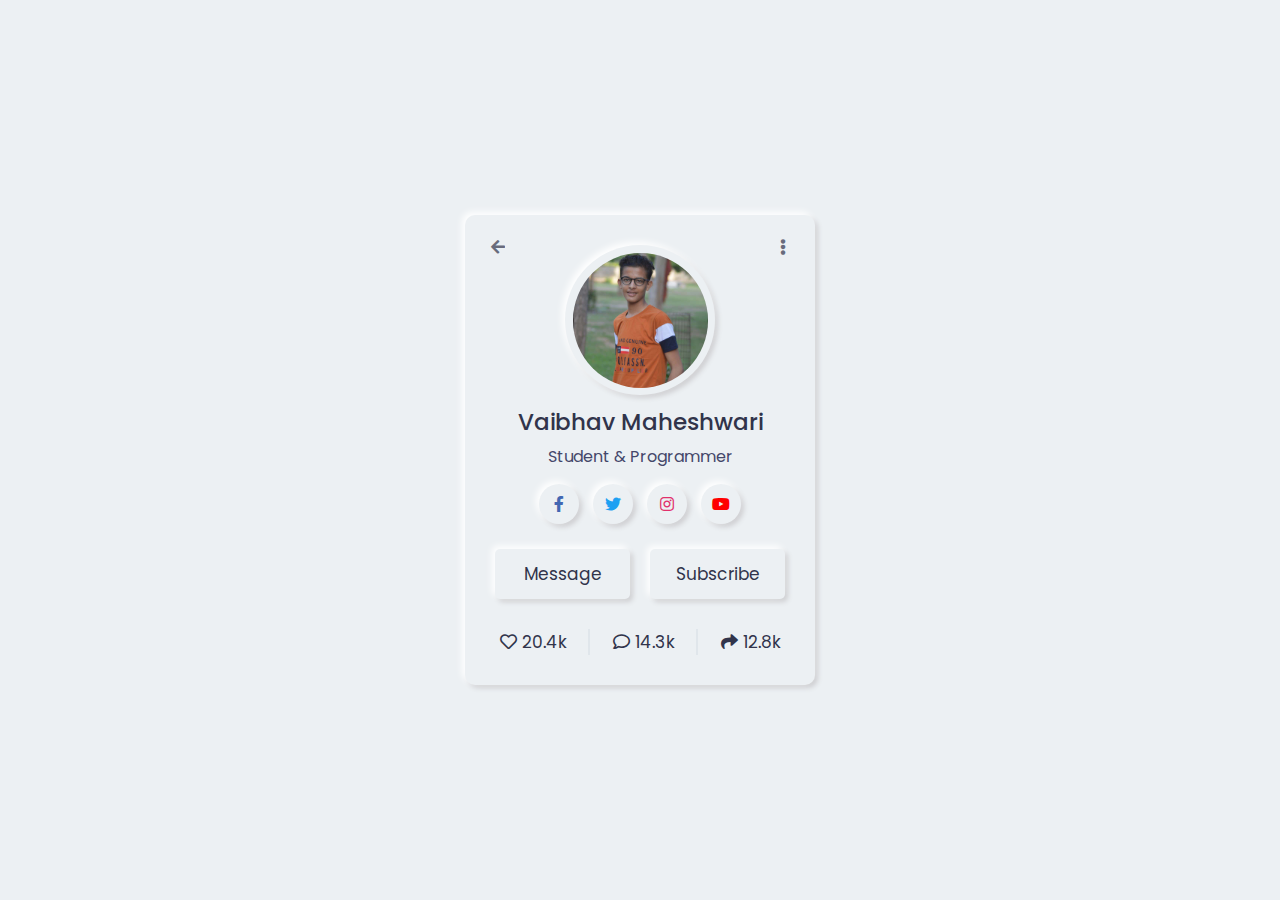
<file: file/Projects/card/index.html>
<!DOCTYPE html>
<!-- Created By Vaibhav Maheshwari -->
<html lang="en">
<head>
    <meta charset="UTF-8">
    <title>Neumorphism Profile Card | CodingNepal</title>
    <link rel="stylesheet" href="style.css">
    <link rel="stylesheet" href="https://cdnjs.cloudflare.com/ajax/libs/font-awesome/5.15.3/css/all.min.css"/>
</head>
<body>
  <div class="wrapper">
    <div class="img-area">
      <div class="inner-area">
        <img src="profile.jpg" alt="Vaibhav">
      </div>
    </div>
    <div onclick="history.back()" class="icon arrow"><i class="fas fa-arrow-left"></i></div>
    <div class="icon dots"><i class="fas fa-ellipsis-v"></i></div>
    <div class="name">Vaibhav Maheshwari</div>
    <div class="about">Student & Programmer</div>
    <div class="social-icons">
      <a href="#" onclick=" window.open('https://www.facebook.com/vaibhav.maheshwari.5220','_blank')" class="fb"><i class="fab fa-facebook-f"></i></a>
      <a href="#" onclick=" window.open('https://twitter.com/MrVaibhav0425','_blank')" class="twitter"><i class="fab fa-twitter"></i></a>
      <a href="#" onclick=" window.open('https://instagram.com/the.vaibhav.maheshwari','_blank')" class="insta"><i class="fab fa-instagram"></i></a>
      <a href="#" onclick=" window.open('https://www.youtube.com/channel/UCVgVFZCMR_EgpOd-qoo184w','_blank')" class="yt"><i class="fab fa-youtube"></i></a>
    </div>
    <div class="buttons">
      <button onclick=" window.open('https://instagram.com/the.vaibhav.maheshwari','_blank')" >Message</button>
      <button>Subscribe</button>
    </div>
    <div class="social-share">
      <div class="row">
        <i class="far fa-heart"></i>
        <i class="icon-2 fas fa-heart"></i>
        <span>20.4k</span>
      </div>
      <div class="row">
        <i class="far fa-comment"></i>
        <i class="icon-2 fas fa-comment"></i>
        <span>14.3k</span>
      </div>
      <div class="row">
        <i class="fas fa-share"></i>
        <span>12.8k</span>
      </div>
    </div>
  </div>
</body>
</html>
</file>
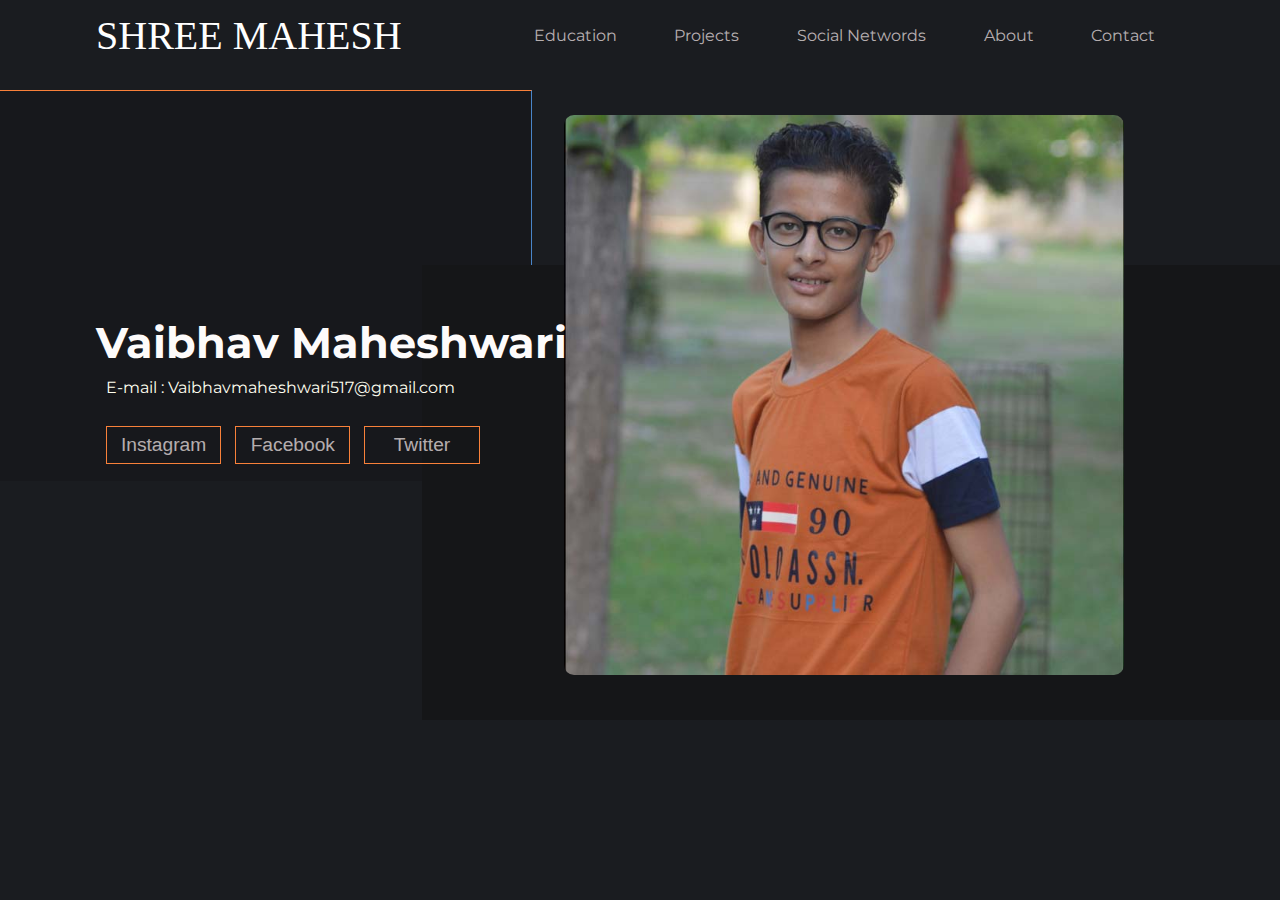
<file: file/contact.html>
<!DOCTYPE html>
<html lang="en">


<head>
    <meta charset="UTF-8">
    <meta name="viewport" content="width=device-width, initial-scale=1.0">
    <title>Portfolio Website</title>
    <link rel="stylesheet" href="./css/stylecontact.css">
    <link rel="stylesheet" href="https://cdnjs.cloudflare.com/ajax/libs/font-awesome/5.15.3/css/all.min.css">
</head>


<body>
    <header class="nav center">
        <p class="logo"><a href="#">SHREE MAHESH</a></p>
        <input type="checkbox" name="" class="checkBtn"/>
        <ol class="center">
        
            <a href="./education.html"><li>Education</li></a>
            
            <a href="./projects.html"><li>Projects</li></a>
            
            <a href="social.html"><li>Social Networds</li></a>

            <a href="./about.html"><li>About</li></a>

            <a href="./contact.html"><li>Contact</li></a>
        
        </ol>
    </header>
    <section class="main">
        <div class="box">
            <h1>Vaibhav Maheshwari</h1>
            <p><a class="email" href="https://mail.google.com/mail/u/0/#inbox?compose=DmwnWrRpfDVVWgFDNMnBtSvfgWnkMFrxLnnCPrGGWzlcxsnknkmRSFBfnLPJVlngcPbsrGWqGZRQ" target="_blank">E-mail :  Vaibhavmaheshwari517@gmail.com</a></p>
            <button class="insta" onclick=" window.open('https://instagram.com/the.vaibhav.maheshwari','_blank')" >Instagram</button>
            <button class="fb" onclick=" window.open('https://www.facebook.com/vaibhav.maheshwari.5220','_blank')" >Facebook</button>
            <button class="twitter" onclick=" window.open('https://twitter.com/MrVaibhav0425','_blank')" >Twitter</button>
        </div>
        <img src="profile.jpg" href="./profile.jpg" alt="Vaibhav Maheshwari">
    </section>
</body>
</file>
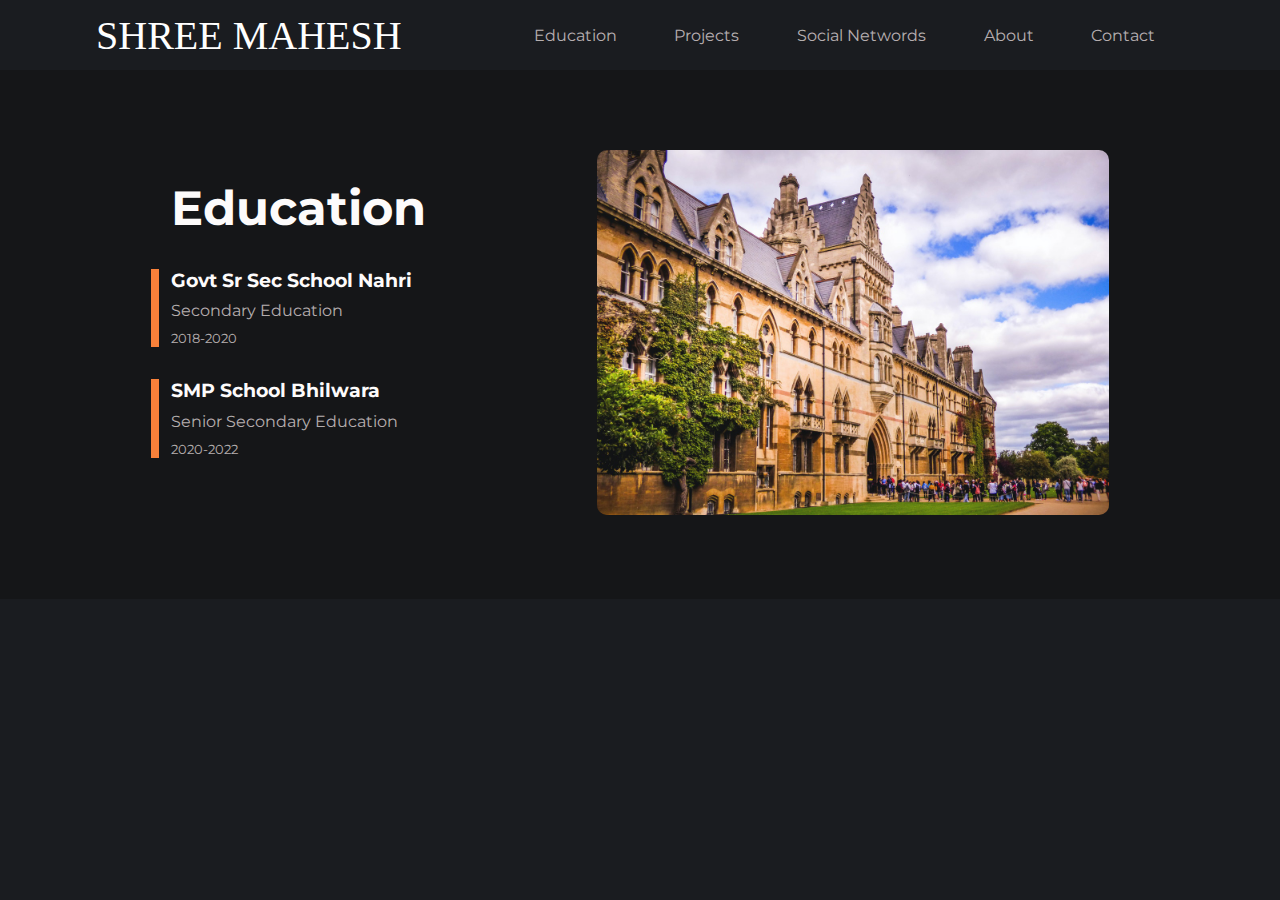
<file: file/education.html>
<!DOCTYPE html>

<html lang="en">

<head>
    <meta charset="UTF-8">
    <meta name="viewport" content="width=device-width, initial-scale=1.0">
    <title>Portfolio Website</title>
    <link rel="stylesheet" href="./css/stylecontact.css">
    <link rel="stylesheet" href="https://cdnjs.cloudflare.com/ajax/libs/font-awesome/5.15.3/css/all.min.css">
</head>


<body>
<header class="nav center">
        <p class="logo"><a href="#">SHREE MAHESH</a></p>
        <input type="checkbox" name="" class="checkBtn"/>
        <ol class="center">
        
            <a href="./education.html"><li>Education</li></a>
            
            <a href="./projects.html"><li>Projects</li></a>
            
            <a href="social.html"><li>Social Networds</li></a>

            <a href="./about.html"><li>About</li></a>

            <a href="./contact.html"><li>Contact</li></a>
        
        </ol>
</header>

<div class="education center">
        <div class="left_box">
            <h1 class="heading">Education</h1>
            <div class="container">
                <h3>Govt Sr Sec School Nahri</h3>
                <p>Secondary Education</p>
                <small>2018-2020</small>
            </div>
            <div class="container">
                <h3>SMP School Bhilwara</h3>
                <p>Senior Secondary Education</p>
                <small>2020-2022</small>
            </div>
        </div>
        <div class="right_box">
            <img class="university" src="university.jpg" alt="university.jpg">
        </div>
    </div>

</body>
</file>
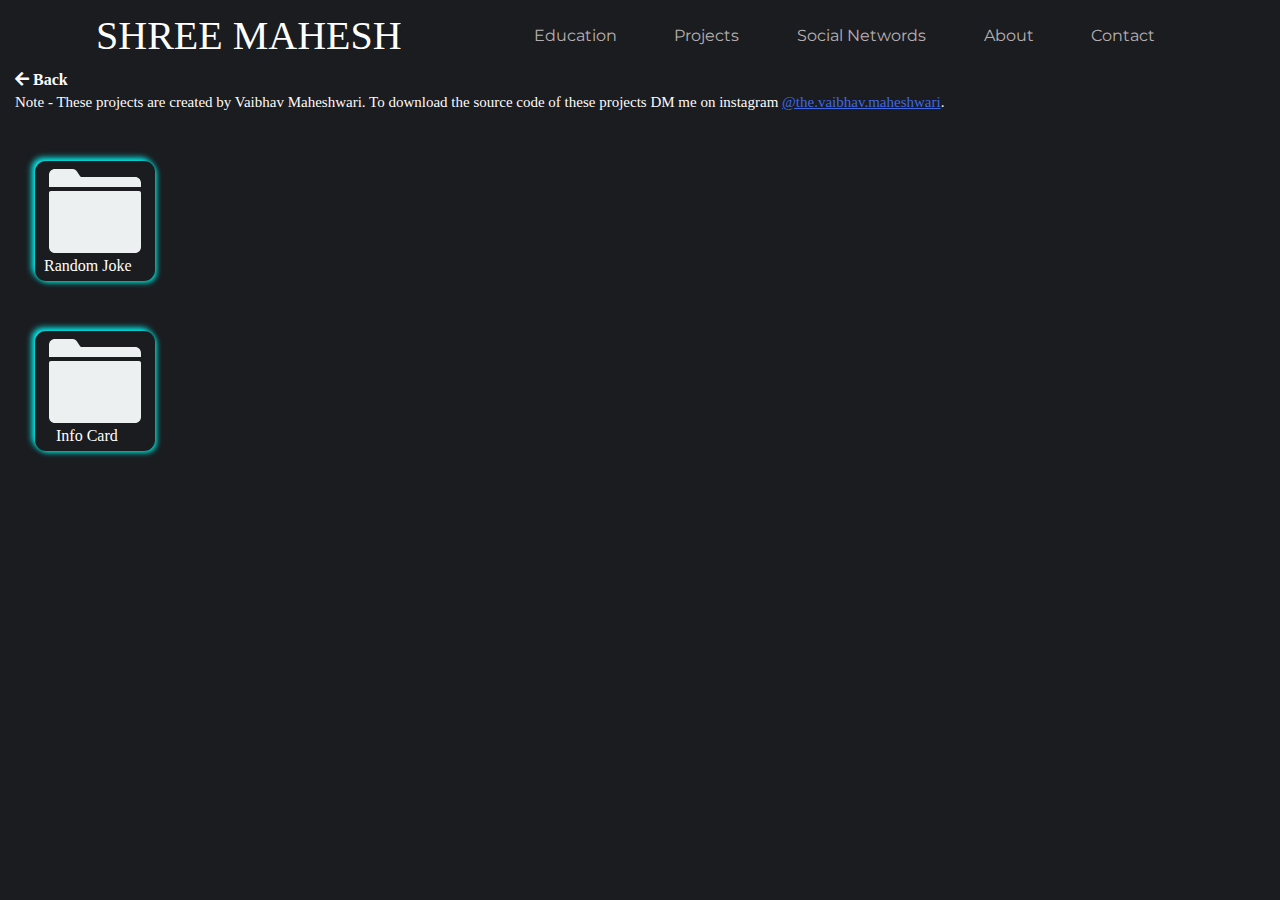
<file: file/projects.html>
<!DOCTYPE html>

<html>

<head>
	<meta charset="UTF-8">
	<meta charset="utf-8">
	<title>File Manager</title>
	<link rel="stylesheet" href="./css/projects.css">
	<link rel="stylesheet" href="https://cdnjs.cloudflare.com/ajax/libs/font-awesome/5.15.3/css/all.min.css"/>
</head>

<body>
	<header class="nav center">
		
		
        <p class="logo"><a href="#">SHREE MAHESH</a></p>
        <input type="checkbox" name="" class="checkBtn"/>
        <ol class="center">
        
            <a href="./education.html"><li>Education</li></a>
            
            <a href="./projects.html"><li>Projects</li></a>
            
            <a href="social.html"><li>Social Networds</li></a>

            <a href="./about.html"><li>About</li></a>

            <a href="./contact.html"><li>Contact</li></a>
        
        </ol>
    </header>
        <section> 
        	<div class="wrapper">
		<div onclick="history.back()" class="icon arrow"><i class="fas fa-arrow-left">  Back</i></div>
        
        <p class="des">Note - These projects are created by Vaibhav Maheshwari. To download the source code of these projects DM me on instagram <a class="instalink" href="https://www.instagram.com/the.vaibhav.maheshwari" target="_blank">@the.vaibhav.maheshwari</a>.</p>

	</div>

	<div onclick="./Projects/joke/about.html" class="ranfile">
		<a href="./Projects/joke/about.html">
			<svg xmlns="http://www.w3.org/2000/svg" x="0px" y="0px"
width="100" height="100"
viewBox="0 0 172 172"
style=" fill:#000000;"><g fill="none" fill-rule="nonzero" stroke="none" stroke-width="1" stroke-linecap="butt" stroke-linejoin="miter" stroke-miterlimit="10" stroke-dasharray="" stroke-dashoffset="0" font-family="none" font-weight="none" font-size="none" text-anchor="none" style="mix-blend-mode: normal"><path d="M0,172v-172h172v172z" fill="none"></path><g id="original-icon" fill="#ecf0f1"><path d="M154.8,27.52h-92.88c-1.032,-0.344 -3.096,-3.44 -4.128,-5.16c-2.408,-4.128 -5.16,-8.6 -9.632,-8.6h-30.96c-5.848,0 -10.32,4.472 -10.32,10.32v20.64h3.44h151.36h3.44v-6.88c0,-5.848 -4.472,-10.32 -10.32,-10.32zM161.68,51.6h-151.36c-2.064,0 -3.44,1.376 -3.44,3.44v92.88c0,5.848 4.472,10.32 10.32,10.32h137.6c5.848,0 10.32,-4.472 10.32,-10.32v-92.88c0,-2.064 -1.376,-3.44 -3.44,-3.44z"></path></g></g></svg>
		</a>
	</div>
	
	<a class="ran joke" href="./Projects/joke/about.html" > Random Joke </a>
	
	<div class="cardfile">
		<a href="./Projects/card/index.html">
			<svg xmlns="http://www.w3.org/2000/svg" x="0px" y="0px"
width="100" height="100"
viewBox="0 0 172 172"
style=" fill:#000000;"><g fill="none" fill-rule="nonzero" stroke="none" stroke-width="1" stroke-linecap="butt" stroke-linejoin="miter" stroke-miterlimit="10" stroke-dasharray="" stroke-dashoffset="0" font-family="none" font-weight="none" font-size="none" text-anchor="none" style="mix-blend-mode: normal"><path d="M0,172v-172h172v172z" fill="none"></path><g id="original-icon" fill="#ecf0f1"><path d="M154.8,27.52h-92.88c-1.032,-0.344 -3.096,-3.44 -4.128,-5.16c-2.408,-4.128 -5.16,-8.6 -9.632,-8.6h-30.96c-5.848,0 -10.32,4.472 -10.32,10.32v20.64h3.44h151.36h3.44v-6.88c0,-5.848 -4.472,-10.32 -10.32,-10.32zM161.68,51.6h-151.36c-2.064,0 -3.44,1.376 -3.44,3.44v92.88c0,5.848 4.472,10.32 10.32,10.32h137.6c5.848,0 10.32,-4.472 10.32,-10.32v-92.88c0,-2.064 -1.376,-3.44 -3.44,-3.44z"></path></g></g></svg>
		</a>		
	</div>
	
	<a class="card" href="./Projects/card/index.html" > Info Card </a>

</section>

</body>
</html>
</file>
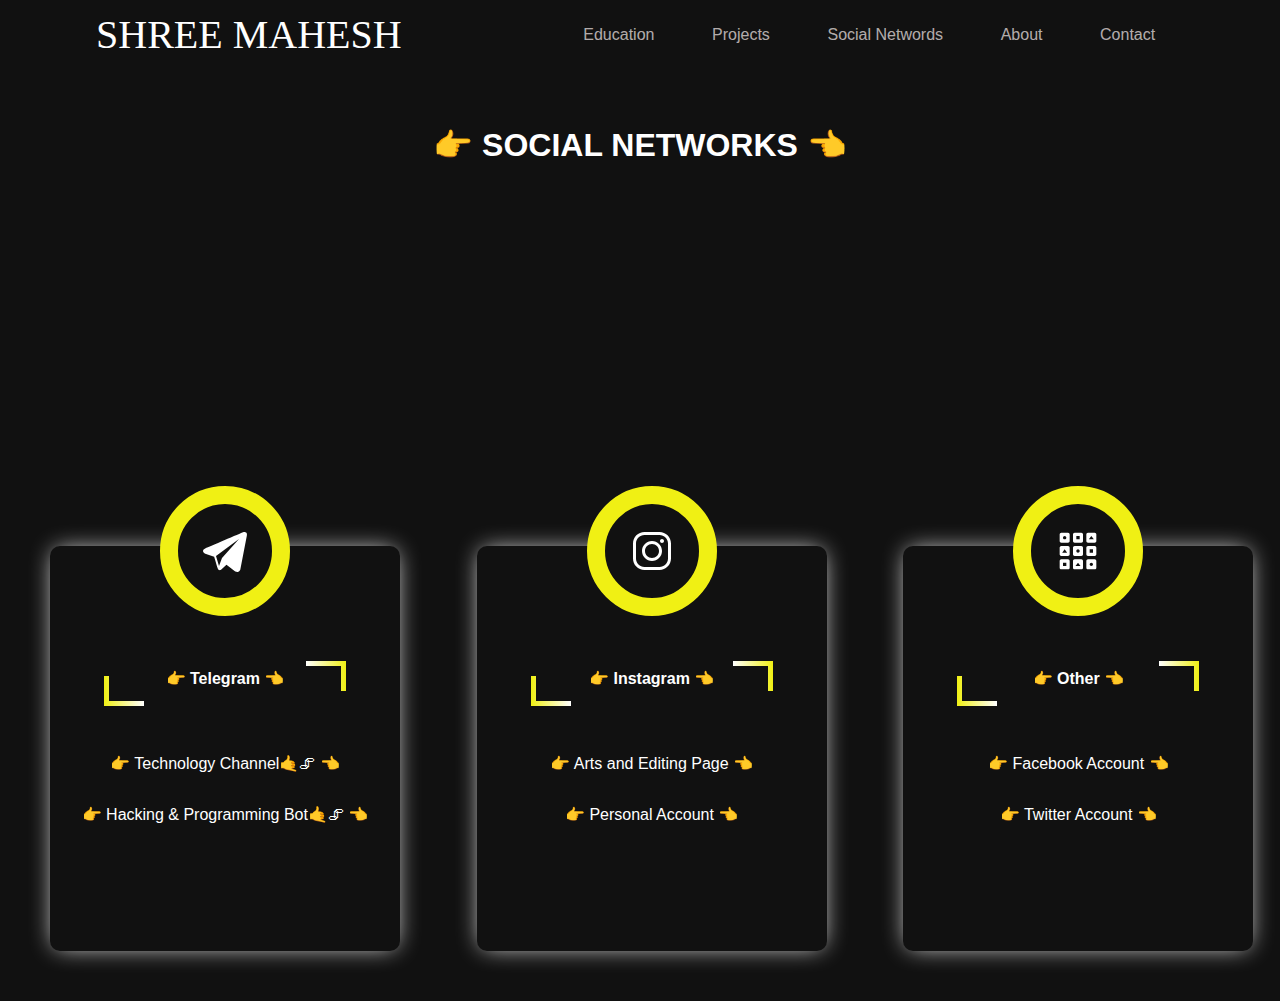
<file: file/social.html>
<!DOCTYPE html>
<!-- Created By Vaibhav Maheshwari-->
<html lang="en">

<head>
    <meta charset="UTF-8">
    <title>Social Network</title>
    <link rel="stylesheet" href="./css/stylesocial.css">
    <link rel="stylesheet" href="https://cdnjs.cloudflare.com/ajax/libs/font-awesome/5.15.3/css/all.min.css"/>
</head>

<body>
    <header class="nav center">
        <p class="logo"><a href="#">SHREE MAHESH</a></p>
        <input type="checkbox" name="" class="checkBtn"/>
        <ol class="center">
        
            <a href="./education.html"><li>Education</li></a>
            
            <a href="./projects.html"><li>Projects</li></a>
            
            <a href="social.html"><li>Social Networds</li></a>

            <a href="./about.html"><li>About</li></a>

            <a href="./contact.html"><li>Contact</li></a>
        
        </ol>
    </header>
<section id="services">
        <h1>👉  Social Networks  👈</h1>
        <div class="container">
            <div class="row">

                <div class="service-colum">
                    <div class="main">
                        <div class="service">
                            <div class="service-logo"><svg xmlns="http://www.w3.org/2000/svg" x="0px" y="0px"
width="50" height="50"
viewBox="0 0 172 172"
style=" fill:#000000;"><g fill="none" fill-rule="nonzero" stroke="none" stroke-width="1" stroke-linecap="butt" stroke-linejoin="miter" stroke-miterlimit="10" stroke-dasharray="" stroke-dashoffset="0" font-family="none" font-weight="none" font-size="none" text-anchor="none" style="mix-blend-mode: normal"><path d="M0,172v-172h172v172z" fill="none"></path><g fill="#ffffff"><path d="M158.71128,22.53888c-2.58,-2.18784 -6.63232,-2.50088 -10.82224,-0.81872h-0.00688c-4.40664,1.76816 -124.73784,53.38192 -129.6364,55.49064c-0.89096,0.3096 -8.67224,3.21296 -7.87072,9.68016c0.71552,5.8308 6.96944,8.24568 7.73312,8.52432l30.59192,10.4748c2.0296,6.75616 9.5116,31.6824 11.16624,37.00752c1.032,3.3196 2.71416,7.68152 5.66224,8.57936c2.58688,0.9976 5.16,0.086 6.82496,-1.2212l18.70328,-17.34792l30.19288,23.5468l0.71896,0.43c2.05024,0.90816 4.01448,1.36224 5.88928,1.36224c1.44824,0 2.838,-0.27176 4.16584,-0.81528c4.5236,-1.8576 6.33304,-6.16792 6.52224,-6.6564l22.55264,-117.22488c1.376,-6.2608 -0.53664,-9.44624 -2.38736,-11.01144zM75.68,110.08l-10.32,27.52l-10.32,-34.4l79.12,-58.48z"></path></g></g></svg></div>
                            <h4>👉 Telegram 👈</h4>
                            <p><a href="https://t.me/IT_related" target="_blank">👉 Technology Channel🤙🖇 👈</a></p>
                            <br>
                            <p><a href="https://t.me/mr_vaibhavmaheshwari_bot" target="_blank">👉 Hacking & Programming Bot🤙🖇 👈</a></p>
                        </div>
                    </div>
                </div>

                <div class="service-colum">
                    <div class="main">
                        <div class="service">
                            <div class="service-logo"><svg xmlns="http://www.w3.org/2000/svg" x="0px" y="0px"
width="48" height="48"
viewBox="0 0 172 172"
style=" fill:#000000;"><g fill="none" fill-rule="nonzero" stroke="none" stroke-width="1" stroke-linecap="butt" stroke-linejoin="miter" stroke-miterlimit="10" stroke-dasharray="" stroke-dashoffset="0" font-family="none" font-weight="none" font-size="none" text-anchor="none" style="mix-blend-mode: normal"><path d="M0,172v-172h172v172z" fill="none"></path><g fill="#ffffff"><path d="M59.125,17.91667c-22.69544,0 -41.20833,18.5129 -41.20833,41.20833v53.75c0,22.69238 18.51225,41.20833 41.20833,41.20833h53.75c22.69303,0 41.20833,-18.51531 41.20833,-41.20833v-53.75c0,-22.69608 -18.51595,-41.20833 -41.20833,-41.20833zM59.125,28.66667h53.75c16.88195,0 30.45833,13.57292 30.45833,30.45833v53.75c0,16.88131 -13.57703,30.45833 -30.45833,30.45833h-53.75c-16.88542,0 -30.45833,-13.57638 -30.45833,-30.45833v-53.75c0,-16.88606 13.57227,-30.45833 30.45833,-30.45833zM121.83333,43c-3.95958,0 -7.16667,3.20708 -7.16667,7.16667c0,3.95958 3.20708,7.16667 7.16667,7.16667c3.95958,0 7.16667,-3.20708 7.16667,-7.16667c0,-3.95958 -3.20708,-7.16667 -7.16667,-7.16667zM86,50.16667c-19.72561,0 -35.83333,16.10772 -35.83333,35.83333c0,19.72561 16.10772,35.83333 35.83333,35.83333c19.72561,0 35.83333,-16.10772 35.83333,-35.83333c0,-19.72561 -16.10772,-35.83333 -35.83333,-35.83333zM86,60.91667c13.91472,0 25.08333,11.16861 25.08333,25.08333c0,13.91472 -11.16861,25.08333 -25.08333,25.08333c-13.91472,0 -25.08333,-11.16861 -25.08333,-25.08333c0,-13.91472 11.16861,-25.08333 25.08333,-25.08333z"></path></g></g></svg></i></div>
                            <h4>👉 Instagram 👈</h4>
                            <p><a href="https://www.Instagram.com/black.status.04" target="_blank">👉 Arts and Editing Page 👈</a></p>
                            <br>
                            <p><a href="https://www.Instagram.com/the.vaibhav.maheshwari" target="_blank">👉 Personal Account 👈</a></p>
                        </div>
                    </div>
                </div>

                <div class="service-colum">
                    <div class="main">
                        <div class="service">
                            <div class="service-logo"><svg xmlns="http://www.w3.org/2000/svg" x="0px" y="0px"
width="50" height="50"
viewBox="0 0 172 172"
style=" fill:#000000;"><g fill="none" fill-rule="nonzero" stroke="none" stroke-width="1" stroke-linecap="butt" stroke-linejoin="miter" stroke-miterlimit="10" stroke-dasharray="" stroke-dashoffset="0" font-family="none" font-weight="none" font-size="none" text-anchor="none" style="mix-blend-mode: normal"><path d="M0,172v-172h172v172z" fill="none"></path><g fill="#ffffff"><path d="M28.66667,22.93333c-3.1648,0 -5.73333,2.56853 -5.73333,5.73333v22.93333c0,3.1648 2.56853,5.73333 5.73333,5.73333h22.93333c3.1648,0 5.73333,-2.56853 5.73333,-5.73333v-22.93333c0,-3.1648 -2.56853,-5.73333 -5.73333,-5.73333zM74.53333,22.93333c-3.1648,0 -5.73333,2.56853 -5.73333,5.73333v22.93333c0,3.1648 2.56853,5.73333 5.73333,5.73333h22.93333c3.1648,0 5.73333,-2.56853 5.73333,-5.73333v-22.93333c0,-3.1648 -2.56853,-5.73333 -5.73333,-5.73333zM120.4,22.93333c-3.1648,0 -5.73333,2.56853 -5.73333,5.73333v22.93333c0,3.1648 2.56853,5.73333 5.73333,5.73333h22.93333c3.1648,0 5.73333,-2.56853 5.73333,-5.73333v-22.93333c0,-3.1648 -2.56853,-5.73333 -5.73333,-5.73333zM40.13333,34.4c3.1648,0 5.73333,2.56853 5.73333,5.73333c0,3.1648 -2.56853,5.73333 -5.73333,5.73333c-3.1648,0 -5.73333,-2.56853 -5.73333,-5.73333c0,-3.1648 2.56853,-5.73333 5.73333,-5.73333zM80.26667,34.4h11.46667v11.46667h-11.46667zM131.86667,34.4l8.6,11.46667h-17.2zM28.66667,68.8c-3.1648,0 -5.73333,2.56853 -5.73333,5.73333v22.93333c0,3.1648 2.56853,5.73333 5.73333,5.73333h22.93333c3.1648,0 5.73333,-2.56853 5.73333,-5.73333v-22.93333c0,-3.1648 -2.56853,-5.73333 -5.73333,-5.73333zM74.53333,68.8c-3.1648,0 -5.73333,2.56853 -5.73333,5.73333v22.93333c0,3.1648 2.56853,5.73333 5.73333,5.73333h22.93333c3.1648,0 5.73333,-2.56853 5.73333,-5.73333v-22.93333c0,-3.1648 -2.56853,-5.73333 -5.73333,-5.73333zM120.4,68.8c-3.1648,0 -5.73333,2.56853 -5.73333,5.73333v22.93333c0,3.1648 2.56853,5.73333 5.73333,5.73333h22.93333c3.1648,0 5.73333,-2.56853 5.73333,-5.73333v-22.93333c0,-3.1648 -2.56853,-5.73333 -5.73333,-5.73333zM40.13333,80.26667l8.6,11.46667h-17.2zM86,80.26667c3.1648,0 5.73333,2.56853 5.73333,5.73333c0,3.1648 -2.56853,5.73333 -5.73333,5.73333c-3.1648,0 -5.73333,-2.56853 -5.73333,-5.73333c0,-3.1648 2.56853,-5.73333 5.73333,-5.73333zM126.13333,80.26667h11.46667v11.46667h-11.46667zM28.66667,114.66667c-3.1648,0 -5.73333,2.56853 -5.73333,5.73333v22.93333c0,3.1648 2.56853,5.73333 5.73333,5.73333h22.93333c3.1648,0 5.73333,-2.56853 5.73333,-5.73333v-22.93333c0,-3.1648 -2.56853,-5.73333 -5.73333,-5.73333zM74.53333,114.66667c-3.1648,0 -5.73333,2.56853 -5.73333,5.73333v22.93333c0,3.1648 2.56853,5.73333 5.73333,5.73333h22.93333c3.1648,0 5.73333,-2.56853 5.73333,-5.73333v-22.93333c0,-3.1648 -2.56853,-5.73333 -5.73333,-5.73333zM120.4,114.66667c-3.1648,0 -5.73333,2.56853 -5.73333,5.73333v22.93333c0,3.1648 2.56853,5.73333 5.73333,5.73333h22.93333c3.1648,0 5.73333,-2.56853 5.73333,-5.73333v-22.93333c0,-3.1648 -2.56853,-5.73333 -5.73333,-5.73333zM34.4,126.13333h11.46667v11.46667h-11.46667zM86,126.13333l8.6,11.46667h-17.2zM131.86667,126.13333c3.1648,0 5.73333,2.56853 5.73333,5.73333c0,3.1648 -2.56853,5.73333 -5.73333,5.73333c-3.1648,0 -5.73333,-2.56853 -5.73333,-5.73333c0,-3.1648 2.56853,-5.73333 5.73333,-5.73333z"></path></g></g></svg></div>
                            <h4>👉 Other 👈</h4>
                            <p><a href="https://www.facebook.com/vaibhav.maheshwari.5220" target="_blank">👉 Facebook Account 👈</a></p>
                            <br>
                            <p><a href="https://twitter.com/MrVaibhav0425" target="_blank">👉 Twitter Account 👈</a></p>
                        </div>
                    </div>
                </div>
            </div>
        </div>
    </section>

</body>
</html>
</file>
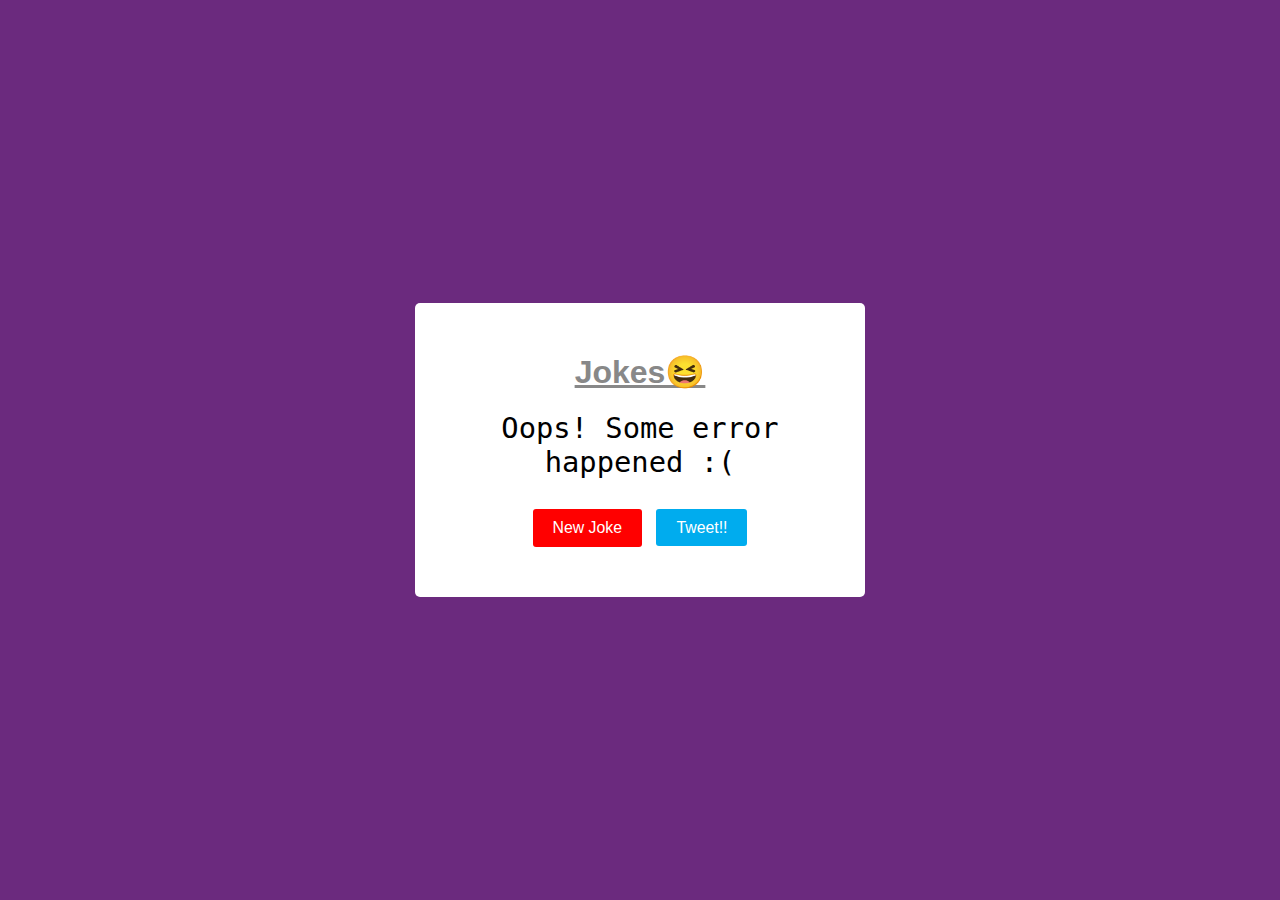
<file: file/Projects/joke/about.html>
<!DOCTYPE html>
<html>
  <head>
    <meta charset="UTF-8">
    <meta name="viewport" content="width=device-width, initial-scale=1.0">
    <link rel="stylesheet" type="text/css" href="./styleabout.css" />
    <title>Random Joke Generator</title>
  </head>
  <body>
  
      <!-- container -->
      <div class="container">
        <!-- heading -->
        <h1>Jokes😆</h1>
        <!-- joke text -->
        <p class="joke-text">
          Joke Text Goes In Here...
        </p>
        <!-- buttons -->
        <div class="buttons">
          <!-- .new-joke Button -->
          <button class="btn new-joke-btn">New Joke</button>
          <!-- .tweet Button (actually a link). No href initially -->
          <a href="" class="btn tweet-btn" target="_blank" rel="noopener noreferrer">Tweet!!</a>
        </div>
      </div>
      
    
    <script type="text/javascript" src="./about.js"></script>
  </body>
</html>
</file>
<file: file/Projects/card/style.css>
@import url('https://fonts.googleapis.com/css2?family=Poppins:wght@200;300;400;500;600;700&display=swap');
*{
  margin: 0;
  padding: 0;
  box-sizing: border-box;
  font-family: 'Poppins', sans-serif;
}
body{
  display: flex;
  align-items: center;
  justify-content: center;
  min-height: 100vh;
  background: #ecf0f3;
}
.wrapper,
.wrapper .img-area,
.social-icons a,
.buttons button{
  background: #ecf0f3;
  box-shadow: -3px -3px 7px #ffffff,
               3px 3px 5px #ceced1;
}
.wrapper{
  position: relative;
  width: 350px;
  padding: 30px;
  border-radius: 10px;
  display: flex;
  align-items: center;
  justify-content: center;
  flex-direction: column;
}
.wrapper .icon{
  font-size: 17px;
  color: #31344b;
  position: absolute;
  cursor: pointer;
  opacity: 0.7;
  top: 15px;
  height: 35px;
  width: 35px;
  text-align: center;
  line-height: 35px;
  border-radius: 50%;
  font-size: 16px;
}
.wrapper .icon i{
  position: relative;
  z-index: 9;
}
.wrapper .icon.arrow{
  left: 15px;
}
.wrapper .icon.dots{
  right: 15px;
}
.wrapper .img-area{
  height: 150px;
  width: 150px;
  border-radius: 50%;
  display: flex;
  align-items: center;
  justify-content: center;
}
.img-area .inner-area{
  height: calc(100% - 15px);
  width: calc(100% - 15px);
  border-radius: 50%;
}
.inner-area img{
  height: 100%;
  width: 100%;
  border-radius: 50%;
  object-fit: cover;
}
.wrapper .name{
  font-size: 23px;
  font-weight: 500;
  color: #31344b;
  margin: 10px 0 5px 0;
}
.wrapper .about{
  color: #44476a;
  font-weight: 400;
  font-size: 16px;
}
.wrapper .social-icons{
  margin: 15px 0 25px 0;
}
.social-icons a{
  position: relative;
  height: 40px;
  width: 40px;
  margin: 0 5px;
  display: inline-flex;
  text-decoration: none;
  border-radius: 50%;
}
.social-icons a:hover::before,
.wrapper .icon:hover::before,
.buttons button:hover:before{
  content: "";
  position: absolute;
  top: 0;
  left: 0;
  bottom: 0;
  right: 0;
  border-radius: 50%;
  background: #ecf0f3;
  box-shadow: inset -3px -3px 7px #ffffff,
              inset 3px 3px 5px #ceced1;
}
.buttons button:hover:before{
  z-index: -1;
  border-radius: 5px;
}
.social-icons a i{
  position: relative;
  z-index: 3;
  text-align: center;
  width: 100%;
  height: 100%;
  line-height: 40px;
}
.social-icons a.fb i{
  color: #4267B2;
}
.social-icons a.twitter i{
  color: #1DA1F2;
}
.social-icons a.insta i{
  color: #E1306C;
}
.social-icons a.yt i{
  color: #ff0000;
}
.wrapper .buttons{
  display: flex;
  width: 100%;
  justify-content: space-between;
}
.buttons button{
  position: relative;
  width: 100%;
  border: none;
  outline: none;
  padding: 12px 0;
  color: #31344b;
  font-size: 17px;
  font-weight: 400;
  border-radius: 5px;
  cursor: pointer;
  z-index: 4;
}
.buttons button:first-child{
  margin-right: 10px;
}
.buttons button:last-child{
  margin-left: 10px;
}
.wrapper .social-share{
  display: flex;
  width: 100%;
  margin-top: 30px;
  padding: 0 5px;
  justify-content: space-between;
}
.social-share .row{
  color: #31344b;
  font-size: 17px;
  cursor: pointer;
  position: relative;
}
.social-share .row::before{
  position: absolute;
  content: "";
  height: 100%;
  width: 2px;
  background: #e0e6eb;
  margin-left: -25px;
}
.row:first-child::before{
  background: none;
}
.social-share .row i.icon-2{
  position: absolute;
  left: 0;
  top: 50%;
  color: #31344b;
  transform: translateY(-50%);
  opacity: 0;
  pointer-events: none;
  transition: all 0.3s ease;
}
.row:nth-child(1):hover i.fa-heart,
.row:nth-child(2):hover i.fa-comment{
  opacity: 1;
  pointer-events: auto;
}
</file>
<file: file/css/stylecontact.css>
@import url('https://fonts.googleapis.com/css2?family=Montserrat:wght@500&family=Work+Sans&display=swap');
*{
    margin: 0;
    padding: 0;
    box-shadow: border-box;
    scroll-behavior: smooth;
}
:root{
    --font: 'Montserrat', sans-serif;
    --prime-font: 'Work Sans', sans-serif;
    --bg: #1a1c20;
    --main-color: #f9813a;
    --main-font-color: #fdfbfb;
    --sec-font-color: #fcf1f1b4;
}
body{
    background: var(--bg);
    font-family: var(--font);
    color: var(--main-font-color);
    overflow-x: hidden;
    scroll-behavior: smooth;
}
.center{
    display: flex;
    justify-content: center;
    align-items: center;
}
/* navbar */
.nav {
    width: 85%;
    height: 70px;
    margin: 0 auto;
    justify-content: space-between;
}
.checkBtn{
    display: none;
}
.nav .logo{
    font-size: 2em;
}
.nav ol{
    list-style: none;
}
.nav ol a{
    text-decoration: none;
    color: var(--sec-font-color);
    margin: 0.3em;
    padding: 0.5em 1.5em;
    border-radius: 10px;
}



.nav .logo a{
    font-size: 40px;
    font-family: cursive;
    color: #fff;
    text-decoration: none;
}

.email {
    color: ivory;
    text-decoration: none;
}


.nav ol a:hover{
    transition: background .8s;
    background: var(--main-color);
}
/* mains section */
.main{
    width: 85%;
    height: 650px;
    margin: 0 auto;
    display: flex;
    align-items: center;
    position: relative;
}
.main::before, .main::after{
    content: '';
    width: 80%;
    height: 70%;
    background: #151618;
    position: absolute;
    bottom: 0;
    right: -10%;
    z-index: -10;
}
.main::after{
    background: #15161885;
    height: 60%;
    top: 20px;
    left: -40%;
    border-top: 1px solid #f9803a;
    border-right: 1px solid #4985c9;
    z-index: -11;
}
.box h1{
    font-size: 2.7em;
    margin-bottom: 0.2em;
}
.box p{
    font-size: 1em;
    color: var(--sec-font-color);
    margin-bottom: 1.2em;
    margin-left: 10px;
}
.box .insta{
    font-size: 1.2em;
    background: none;
    color: var(--sec-font-color);
    border: none;
    cursor: pointer;
    border: 1px solid var(--main-color);
    width: 6em;
    height: 2em;  
    transition: width 2s, height 4s;
    margin: 10px;
}
.box .fb{
    font-size: 1.2em;
    background: none;
    color: var(--sec-font-color);
    border: none;
    cursor: pointer;
    border: 1px solid var(--main-color);
    width: 6em;
    height: 2em;  
    transition: width 2s, height 4s;
}
.box .twitter{
    font-size: 1.2em;
    background: none;
    color: var(--sec-font-color);
    border: none;
    cursor: pointer;
    border: 1px solid var(--main-color);
    width: 6em;
    height: 2em;  
    transition: width 2s, height 4s;
    margin: 10px;
}

.box .btn:hover{
    background: var(--main-color);
}
.main img{
    width: 35em;
    position: absolute;
    right: 60px;
    z-index: -1;
    border-radius: 10px;
}

/* about */
.about{
    width: 100%;
    padding: 8em 0;
    justify-content: space-evenly;
    flex-wrap: wrap;
    align-items: start;
}
.about .box_wrap{
    margin: 2em 0;
}
.about .box_wrap .heading{
    font-size: 3em;
    margin-bottom: 0.5em;
    position: relative;
}
.about .box_wrap .heading::before{
    content: '';
    position: absolute;
    bottom: 8px;
    left: 0;
    width: 80px;
    height: 8px;
    background: var(--main-color);
    z-index: -1;
}
.about .box_wrap .text{
    color: var(--sec-font-color);
}
.about .box_wrap{
    width: 35%;
}
.skills_box i{
    margin-right: 0.5em;
    margin-bottom: .5em;
    color: var(--sec-font-color);
}

/* education */
.education{
    width: 100%;
    background: #151618;
    padding: 5em 0;
    justify-content: space-evenly;
    flex-wrap: wrap;
}
.education .left_box{
    width: 20%;
}
.education .left_box .container{
    margin: 2em 0;
}
.education .heading{
    font-size: 3em;
}
.education :is(h3, small, p){
    margin: 0.5em 0;
}
.left_box .container{
    position: relative;
}
.left_box .container::before{
    content: '';
    position: absolute;
    width: 8px;
    height: 100%;
    background: var(--main-color);
    left: -20px;
}

.education :is(small, p){
    color: var(--sec-font-color);
}
.education .right_box{
    width: 40%;
}
.education .right_box img{
    width: 100%;
    border-radius: 10px;
}

@media (max-width: 1250px){
    .main img{ width: 25em; right: 0; }
}
@media (max-width: 1000px){
    body{ font-size: 14px; }
    .main img{ width: 35em; top: 80px; }
    .main{ align-items: flex-end; }
    .checkBtn{
        display: block; width: 25px;
        height: 25px; cursor: pointer;
        position: relative; appearance: none;
        -webkit-appearance: none;
    }
    .checkBtn::before{
        content: '\f0c9'; font-family: 'Font Awesome 5 Free';
        font-weight: 700; font-size: 1.9em;
        color: var(--sec-font-color);
    }
    .checkBtn:checked::before{ content: '\f00d'; }
    .nav ol{
        position: absolute; width: 100%;
        flex-direction: column;  background: var(--bg);
        top: 80px; left: 0;
        z-index: 100; padding: 1.2em 0;
        clip-path: polygon(0 0, 100% 0, 100% 0, 0 0); transition: clip-path .4s;
    }
    .checkBtn:checked ~ ol{ clip-path: polygon(0 0, 100% 0, 100% 100%, 0 100%); }
    .nav ol::before{
        content: '';  position: absolute;
        bottom: 0; left: 0;
        width: 100%;  height: 5px;
        background: var(--main-color);
    }
}
@media (max-width: 900px){
    .main img{
        width: 30em;
    }   
    .about .box_wrap, .education .left_box, .education .right_box{
        width: 60%;
    }
}
@media (max-width: 600px){
    .main img{
        width: 22em;
    }
}
@media (max-width: 400px){
    body{
        font-size: 10px;
    }
    .main{
        height: 450px;
    }
}
</file>
<file: file/css/projects.css>
@import url('https://fonts.googleapis.com/css2?family=Montserrat:wght@500&family=Work+Sans&display=swap');
*{
    margin: 0;
    padding: 0;
    box-shadow: border-box;
    scroll-behavior: smooth;
}
:root{
    --font: 'Montserrat', sans-serif;
    --prime-font: 'Work Sans', sans-serif;
    --bg: #1a1c20;
    --main-color: #f9813a;
    --main-font-color: #fdfbfb;
    --sec-font-color: #fcf1f1b4;
}
body{
    background: var(--bg);
    font-family: var(--font);
    color: var(--main-font-color);
    overflow-x: hidden;
    scroll-behavior: smooth;
}
.center{
    display: flex;
    justify-content: center;
    align-items: center;
}
/* navbar */
.nav {
    width: 85%;
    height: 70px;
    margin: 0 auto;
    justify-content: space-between;
}
.checkBtn{
    display: none;
}
.nav .logo{
    font-size: 2em;
}
.nav ol{
    list-style: none;
}
.nav ol a{
    text-decoration: none;
    color: var(--sec-font-color);
    margin: 0.3em;
    padding: 0.5em 1.5em;
    border-radius: 10px;
}
.nav ol a:hover{
    transition: background .8s;
    background: var(--main-color);
}

.nav .logo a{
    font-size: 40px;
    font-family: cursive;
    color: #fff;
    text-decoration: none;
}

.icon.arrow{
    margin-left: 15px;
    cursor: pointer;
}

.des{
    font-size: 15px;
    font-family: serif;
    margin-left: 15px;
    margin-top: 5px;
}

.des a{
    color: royalblue;

}

.ranfile {
  
  background-color: var(--bg);
  box-shadow: 2px 2px 5px #00d2c6, 
            -3px -3px 6px #00ffff ;
  border-radius: 11px;
  display: flex;
  height: 120px;
  justify-content: center;
  margin-right: .1rem;
  margin-left: 35px;
  margin-top: 50px;
  width: 120px;
  position: relative;

}

.ranfile img{
  max-height: 100%; 
  max-width: 100%;
  height: 100px;
  width: 100px;
}

.ran.joke{
  line-height: 1em;
  height: 2em;       /* height is 2x line-height, so two lines will display */
  width: 100%;
  font-family: serif;
  margin-left: 44px;
  margin-top: -23px;
  position: absolute;
  color: white;
  text-decoration: none;
  font-family: cursive;
  font-size: 16px;
}

.cardfile{
  
  background-color: var(--bg);
  box-shadow: 2px 2px 5px #00d2c6, 
            -3px -3px 6px #00ffff ;
  border-radius: 11px;
  display: flex;
  height: 120px;
  justify-content: center;
  margin-right: .1rem;
  margin-left: 35px;
  margin-top: 50px;
  width: 120px;
  position: relative;

}



.cardfile img{
  max-height: 100%; 
  max-width: 100%;
  height: 100px;
  width: 100px;
}

.card{
  line-height: 1em;
  height: 2em;       /* height is 2x line-height, so two lines will display */
  width: 100%;
  font-family: serif;
  margin-left: 56px;
  margin-top: -23px;
  position: absolute;
  color: white;
  text-decoration: none;
  font-family: cursive;
  font-size: 16px;
}
</file>
<file: file/css/stylesocial.css>
@import url('https://fonts.googleapis.com/css2?family=Montserrat:wght@500&family=Work+Sans&display=swap');


*{
    margin: 0;
    padding: 0;
    box-shadow: border-box;
    scroll-behavior: smooth;
}
:root{
    --font: 'Montserrat', sans-serif;
    --prime-font: 'Work Sans', sans-serif;
    --bg: #1a1c20;
    --main-color: #f9813a;
    --main-font-color: #fdfbfb;
    --sec-font-color: #fcf1f1b4;
}
body{
    background: var(--bg);
    font-family: var(--font);
    color: var(--main-font-color);
    overflow-x: hidden;
    scroll-behavior: smooth;
}
.center{
    display: flex;
    justify-content: center;
    align-items: center;
}
/* navbar */
.nav {
    width: 85%;
    height: 70px;
    margin: 0 auto;
    justify-content: space-between;
}
.checkBtn{
    display: none;
}

.nav .logo{
    font-size: 2em;
    font-family: cursive;
    color: #fff;
}

.nav ol{
    list-style: none;
}
.nav ol a{
    text-decoration: none;
    color: var(--sec-font-color);
    margin: 0.3em;
    padding: 0.5em 1.5em;
    border-radius: 10px;
}
.nav ol a:hover{
    transition: background .8s;
    background: var(--main-color);
}


.nav .logo a{
    font-size: 40px;
    font-family: cursive;
    color: #fff;
    text-decoration: none;
}



/* mains section */
.main{
    width: 85%;
    height: 650px;
    margin: 0 auto;
    display: flex;
    align-items: center;
    position: relative;
}
.main::before, .main::after{
    content: '';
    width: 80%;
    height: 70%;
    background: #151618;
    position: absolute;
    bottom: 0;
    right: -10%;
    z-index: -10;
}
.main::after{
    background: #15161885;
    height: 60%;
    top: 20px;
    left: -40%;
    border-top: 1px solid #f9803a;
    border-right: 1px solid #4985c9;
    z-index: -11;
}
.box h1{
    font-size: 3em;
    margin-bottom: 0.2em;
}
.box p{
    font-size: 1.2em;
    color: var(--sec-font-color);
    margin-bottom: 1.2em;
}
.box .btn{
    font-size: 1.2em;
    background: none;
    color: var(--sec-font-color);
    border: none;
    cursor: pointer;
    border: 1px solid var(--main-color);
    width: 7em;
    height: 2.2em;  
    transition: all .4s;
}
.box .btn:hover{
    background: var(--main-color);
}
.main img{
    width: 35em;
    position: absolute;
    right: 60px;
    z-index: -1;
    border-radius: 10px;
}

.main div{
    list-style: none;
}
.main div button{
    text-decoration: none;
    color: black;
    margin: 0.3em;
    padding: 0.5em 1.5em;
    border-radius: 10px;
    font-family: cursive;
}
.main div button:hover{
    transition: background .8s;
    background: skyblue;
}

/* about */
.about{
    width: 100%;
    padding: 8em 0;
    justify-content: space-evenly;
    flex-wrap: wrap;
    align-items: start;
}
.about .box_wrap{
    margin: 2em 0;
}
.about .box_wrap .heading{
    font-size: 3em;
    margin-bottom: 0.5em;
    position: relative;
}
.about .box_wrap .heading::before{
    content: '';
    position: absolute;
    bottom: 8px;
    left: 0;
    width: 80px;
    height: 8px;
    background: var(--main-color);
    z-index: -1;
}
.about .box_wrap .text{
    color: var(--sec-font-color);
}
.about .box_wrap{
    width: 35%;
}
.skills_box i{
    margin-right: 0.5em;
    margin-bottom: .5em;
    color: var(--sec-font-color);
}

/* education */
.education{
    width: 100%;
    background: #151618;
    padding: 5em 0;
    justify-content: space-evenly;
    flex-wrap: wrap;
}
.education .left_box{
    width: 20%;
}
.education .left_box .container{
    margin: 2em 0;
}
.education .heading{
    font-size: 3em;
}
.education :is(h3, small, p){
    margin: 0.5em 0;
}
.left_box .container{
    position: relative;
}
.left_box .container::before{
    content: '';
    position: absolute;
    width: 8px;
    height: 100%;
    background: var(--main-color);
    left: -20px;
}

.education :is(small, p){
    color: var(--sec-font-color);
}
.education .right_box{
    width: 40%;
}
.education .right_box img{
    width: 100%;
}

@media (max-width: 1250px){
    .main img{ width: 25em; right: 0; }
}
@media (max-width: 1000px){
    body{ font-size: 14px; }
    .main img{ width: 35em; top: 80px; }
    .main{ align-items: flex-end; }
    .checkBtn{
        display: block; width: 25px;
        height: 25px; cursor: pointer;
        position: relative; appearance: none;
        -webkit-appearance: none;
    }
    .checkBtn::before{
        content: '\f0c9'; font-family: 'Font Awesome 5 Free';
        font-weight: 700; font-size: 1.9em;
        color: var(--sec-font-color);
    }
    .checkBtn:checked::before{ content: '\f00d'; }
    .nav ol{
        position: absolute; width: 100%;
        flex-direction: column;  background: var(--bg);
        top: 80px; left: 0;
        z-index: 100; padding: 1.2em 0;
        clip-path: polygon(0 0, 100% 0, 100% 0, 0 0); transition: clip-path .4s;
    }
    .checkBtn:checked ~ ol{ clip-path: polygon(0 0, 100% 0, 100% 100%, 0 100%); }
    .nav ol::before{
        content: '';  position: absolute;
        bottom: 0; left: 0;
        width: 100%;  height: 5px;
        background: var(--main-color);
    }
}
@media (max-width: 900px){
    .main img{
        width: 30em;
    }   
    .about .box_wrap, .education .left_box, .education .right_box{
        width: 60%;
    }
}
@media (max-width: 600px){
    .main img{
        width: 22em;
    }
}
@media (max-width: 400px){
    body{
        font-size: 10px;
    }
    .main{
        height: 450px;
    }
}


html {
    scroll-behavior: smooth;
}

:root {
    --ff-primary: 'Source Sans Pro', sans-serif;
    --fw-bold: 600;
    --clr-light: rgb(240, 240, 20);
    --clr-dark: #303030;
    --clr-accent: #16e0bd;
    --fs-h2: 1.25rem;
    --fs-body: 1rem;
    --speed: 180px;
}

@media (max-width: 800px) {
    :root {
        --fs-h2: 1.75rem;
        --fs-body: 1.125rem;
        --speed: 300px;
        --fw-bold: 900;
    }
}

* {
    margin: 0;
    padding: 0;
    box-sizing: border-box;
}

body {
    background: #111111;
    color: var(--clr-dark);
    margin: 0;
    font-family: var(--ff-primary);
    font-size: var(--fs-body);
    line-height: 1.6;
    user-select: none;
}

#services h1 {
    text-align: center;
    margin: 50px auto 20px;
    color: #fff;
    text-transform: uppercase;

}

.main {
    width: 100%;
    min-height: 380px;
    text-align: center;
    position: relative;
    cursor: pointer;
}

.service {
    background: #111;
    padding: 30px;
    border-radius: 10px;
    position: absolute;
    bottom: 0;
    z-index: 1;
    box-shadow: 0 0 25px -5px rgb(253, 253, 253);
    transition: transform .8s;
    height: 405px;
    width: 350px;
    margin: 50px;
    color: #fff;
}

.service-colum{

}

.service-logo {
    width: 130px;
    height: 130px;
    border-radius: 50%;
    margin: -90px auto 0;
    background: #111;
    border: 18px solid rgb(240, 240, 20);
    display: flex;
    justify-content: center;
    align-items: center;
    color: white;
}

.service h4 {
    height: 35px;
    width: 80%;
    margin: 50px auto;
    background: #111;
    position: relative;
}

.service a{
    color: white;
    text-decoration: none;
}



.service h4::after,
.service h4::before {
    content: '';
    width: 40px;
    height: 30px;
    position: absolute;
    z-index: -1;
}

.service h4::after {
    background: linear-gradient(to right, #fff, rgb(240, 240, 20));
    right: -5px;
    top: -5px;
}

.service h4::before {
    background: linear-gradient(to right, rgb(240, 240, 20), #fff);
    left: -5px;
    bottom: -5px;
}

.main:hover .service {
    transform: translateY(-40px);
}

.row {
    display: flex;
    justify-content: space-around;
    align-items: center;
    margin-top: 180px;
}

.service-colum {
    flex: 3;
    background: #111;
}

i {
    font-size: 50px;
}

@media (max-width: 800px) {
    #services h1 {
        margin: 50px auto -150px;
    }
    .row {
        display: block;
    }
    .main {
        min-height: 500px;
    }
    .service {
        margin: 15px;
        height: 424px;
    }
    .service-colum {
        margin-top: 40px;
    }
}
</file>
<file: file/Projects/joke/styleabout.css>
/* common styles */
* {
  padding: 0;
  margin: 0;
  box-sizing: border-box;
}

a {
  color: #111;
  text-decoration: none;
}

.btn {
  padding: 10px 20px; /* top-bottom left-right */
  margin: 0 5px; /* top-bottom left-right */
  font-size: 0.99rem;
  border-radius: 3px;
  outline: none;
  border: none;
  color: #fff;
  background-color: blue; /* default color */
}

.btn:hover {
  cursor: pointer; /* hand symbol */
}

/* body */
body {
  width: 100vw;
  height: 100vh;
  overflow: hidden;
  background-color: #6B2A7E;
  font-family: sans-serif;
  display: flex;
  justify-content: center; /* horizontally center */
  align-items: center; /* vertically center */
  text-align: center;
}

/* container */
.container {
  width: 450px;
  padding: 50px 20px; /* top-bottom left-right */
  background-color: #fff;
  border-radius: 5px;
}

/* h1 */
h1 {
  font-size: 2rem;
  color: #888;
  margin-bottom: 20px;
  text-decoration: underline;
}

/* .joke-text */
.joke-text {
  font-size: 1.8rem;
  margin-bottom: 30px;
  font-family: monospace;
}

/* .new-joke-btn */
.new-joke-btn {
  background-color: #FF0000;
}

/* .tweet-btn link */
.tweet-btn {
  background-color: #00ACEE;
}
</file>
